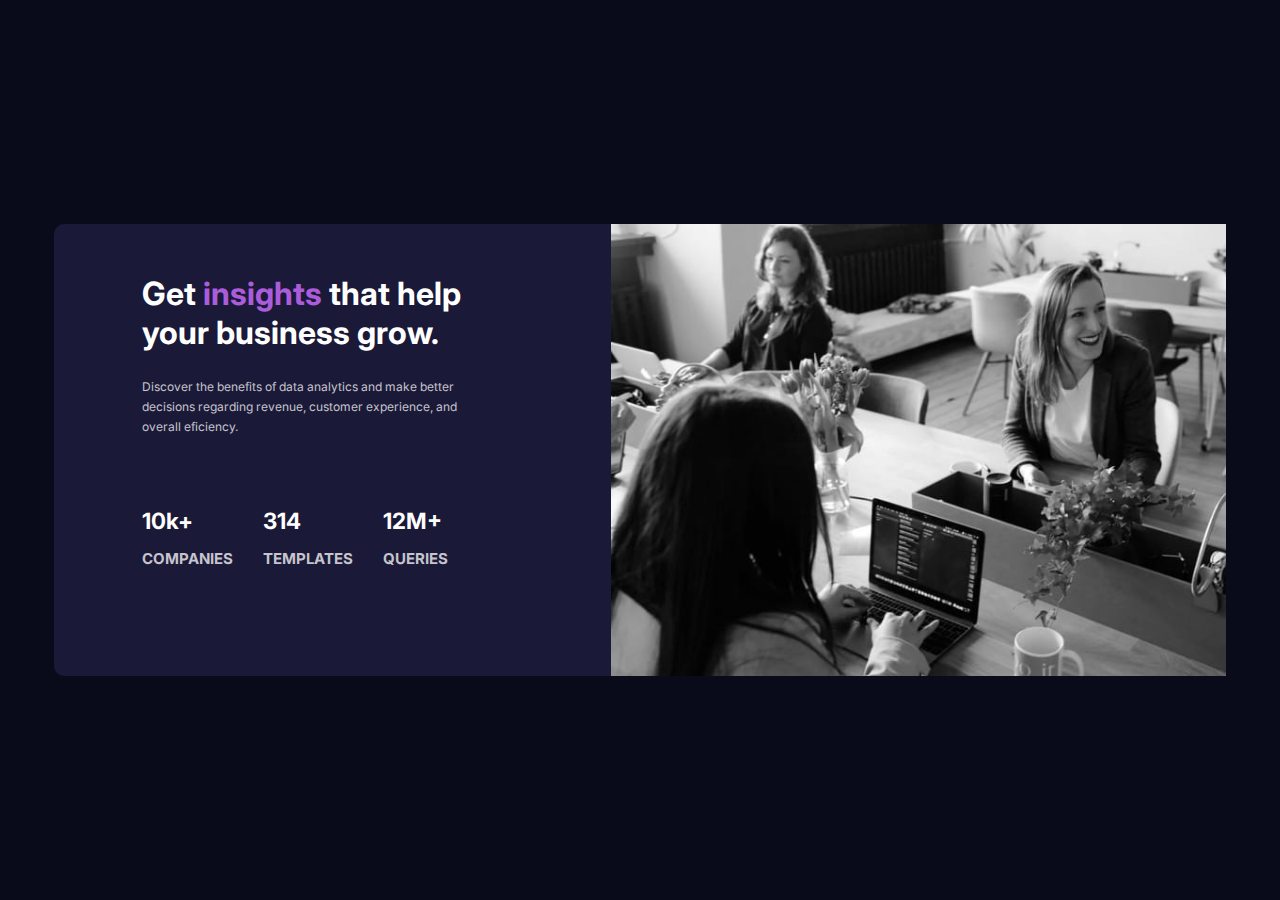
<file: Task2/index.html>
<!DOCTYPE html>
<html>
  <head>
    <link rel="stylesheet" href="style.css" />
    <link rel="preconnect" href="https://fonts.googleapis.com" />
    <link rel="preconnect" href="https://fonts.gstatic.com" crossorigin />
    <link
      href="https://fonts.googleapis.com/css2?family=Inter:ital,opsz,wght@0,14..32,100..900;1,14..32,100..900&display=swap"
      rel="stylesheet"
    />
  </head>
  <body>
    <div class="main-container">
      <div class="left-side">
        <div class="text-container">
          <h1 class="title">Get <span>insights</span> that help your business grow.</h1>
          <p class="secondary-text">
            Discover the benefits of data analytics and make better decisions
            regarding revenue, customer experience, and overall eficiency.
          </p>
        </div>
        <div class="stats-container">
          <div class="mini-container">
            <div class="first">10k+</div>
            <div class="second">COMPANIES</div>
          </div>
          <div class="mini-container">
            <div class="first">314</div>
            <div class="second">TEMPLATES</div>
          </div>
          <div class="mini-container">
            <div class="first">12M+</div>
            <div class="second">QUERIES</div>
          </div>
        </div>
      </div>
      <div class="right-side">
        <img class="main-image" src="image-header-mobile.jpg" />
      </div>
    </div>
  </body>
</html>
</file>
<file: Task2/style.css>
* {
  margin: 0;
  padding: 0;
  box-sizing: border-box;
}

span{
    color: #AA5CDB;
}

body {
  background-color: #090b1a;
  display: flex;
  justify-content: center;
  align-items: center;
  min-height: 100vh;
}

.left-side {
  display: flex;
  flex-direction: column;
  gap: 70px;
  margin-top: 50px;
  margin-left: 88px;
  margin-right: 80px;
}
.text-container {
  display: flex;
  flex-direction: column;
  gap: 25px;
}
.main-container {
  display: flex;
  flex-direction: row;
  background-color: #1b1938;
  border-top-left-radius: 10px;
  border-bottom-left-radius: 10px;
}

.title {
  color: white;
  max-width: 390px;
  font-family: inter;
  font-size: 32px;
}

.secondary-text {
  color: hsla(0, 0%, 100%, 0.75);
  max-width: 350px;
  font-family: inter;
  font-size: 12px;
  line-height: 20px;
}

.main-image {
  height: 452px;
}

.stats-container {
  display: flex;
  flex-direction: row;
  gap: 30px;
}

.first,.second{
    font-family: inter;
    color: white;
    font-weight: bold;
}

.first{
    color: white;
    font-weight: bold;
    font-size: 22.5px;
}

.second{
    color: hsla(0, 0%, 100%, 0.75);
    font-size: 15px;
}

.mini-container{
    display: flex;
    flex-direction: column;
    gap: 15px;
}

.right-side{
    display: flex;
    margin-left: -1px;
}
</file>
